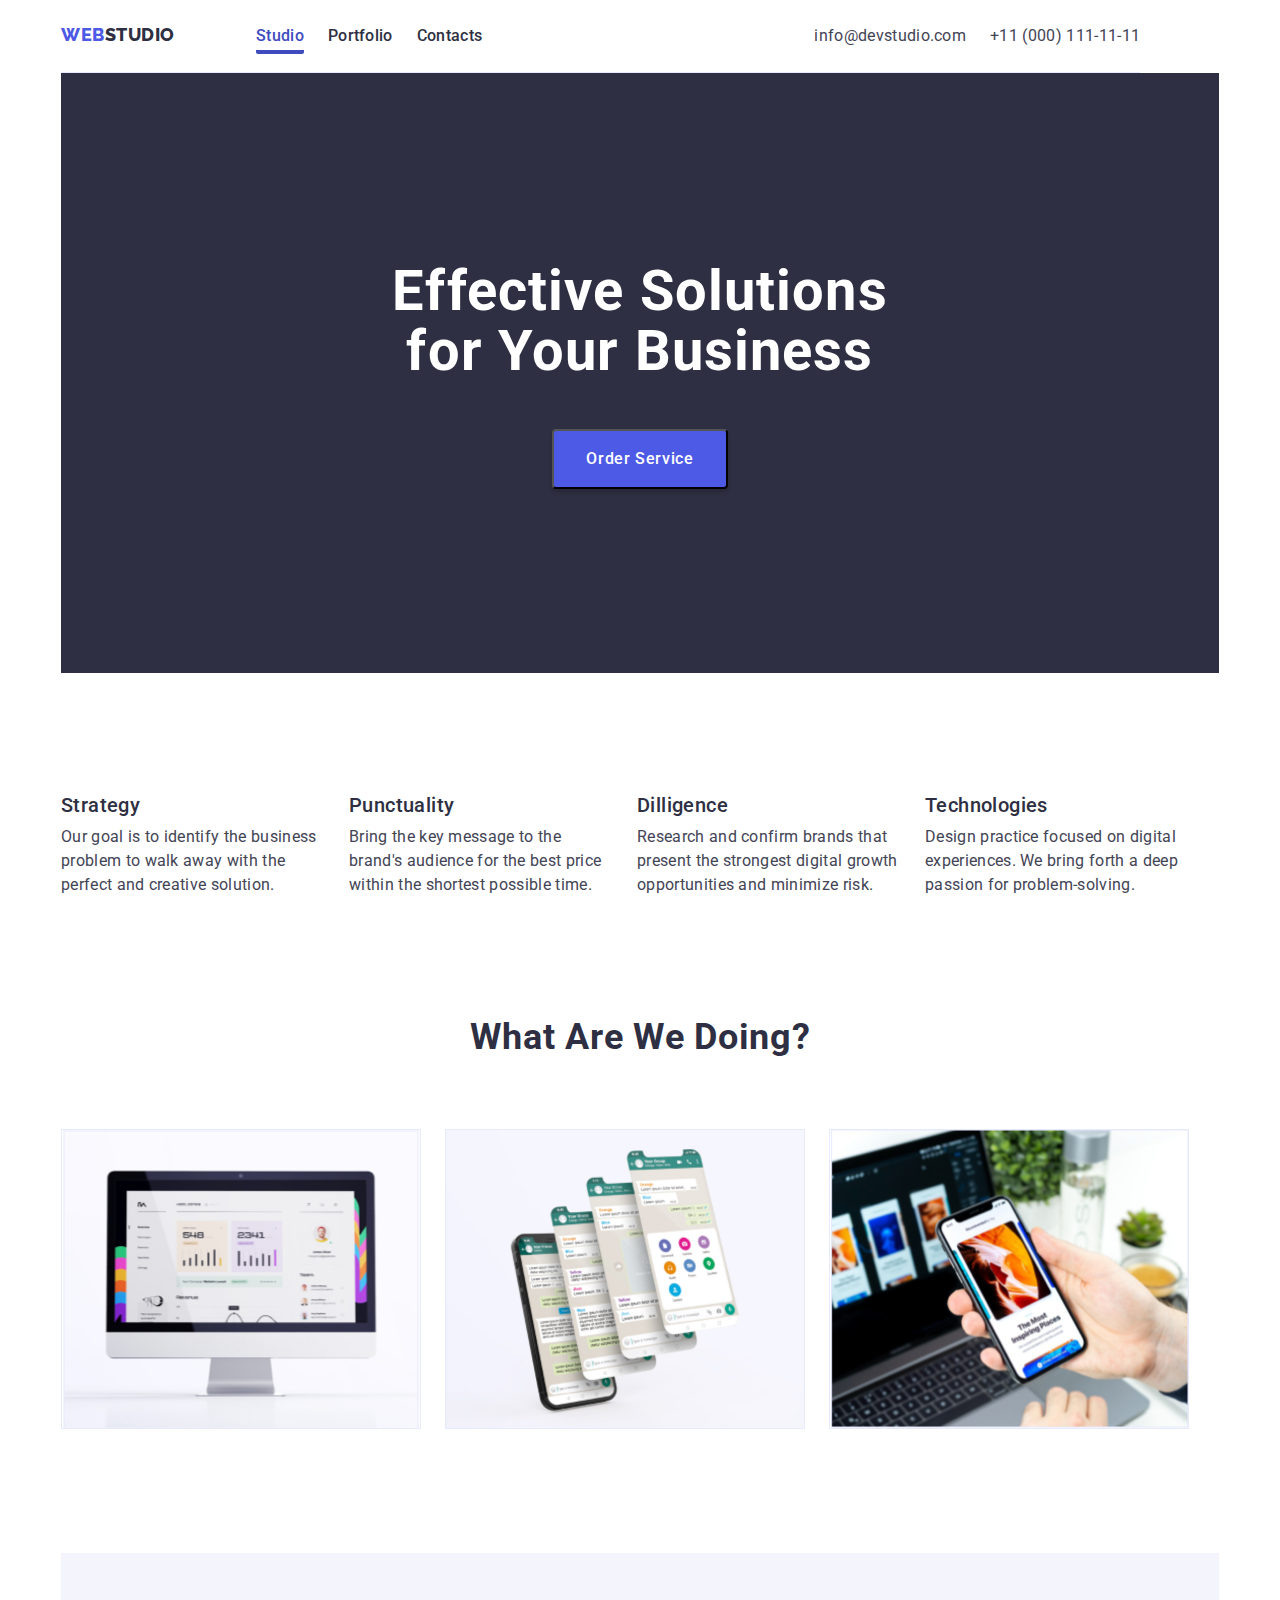
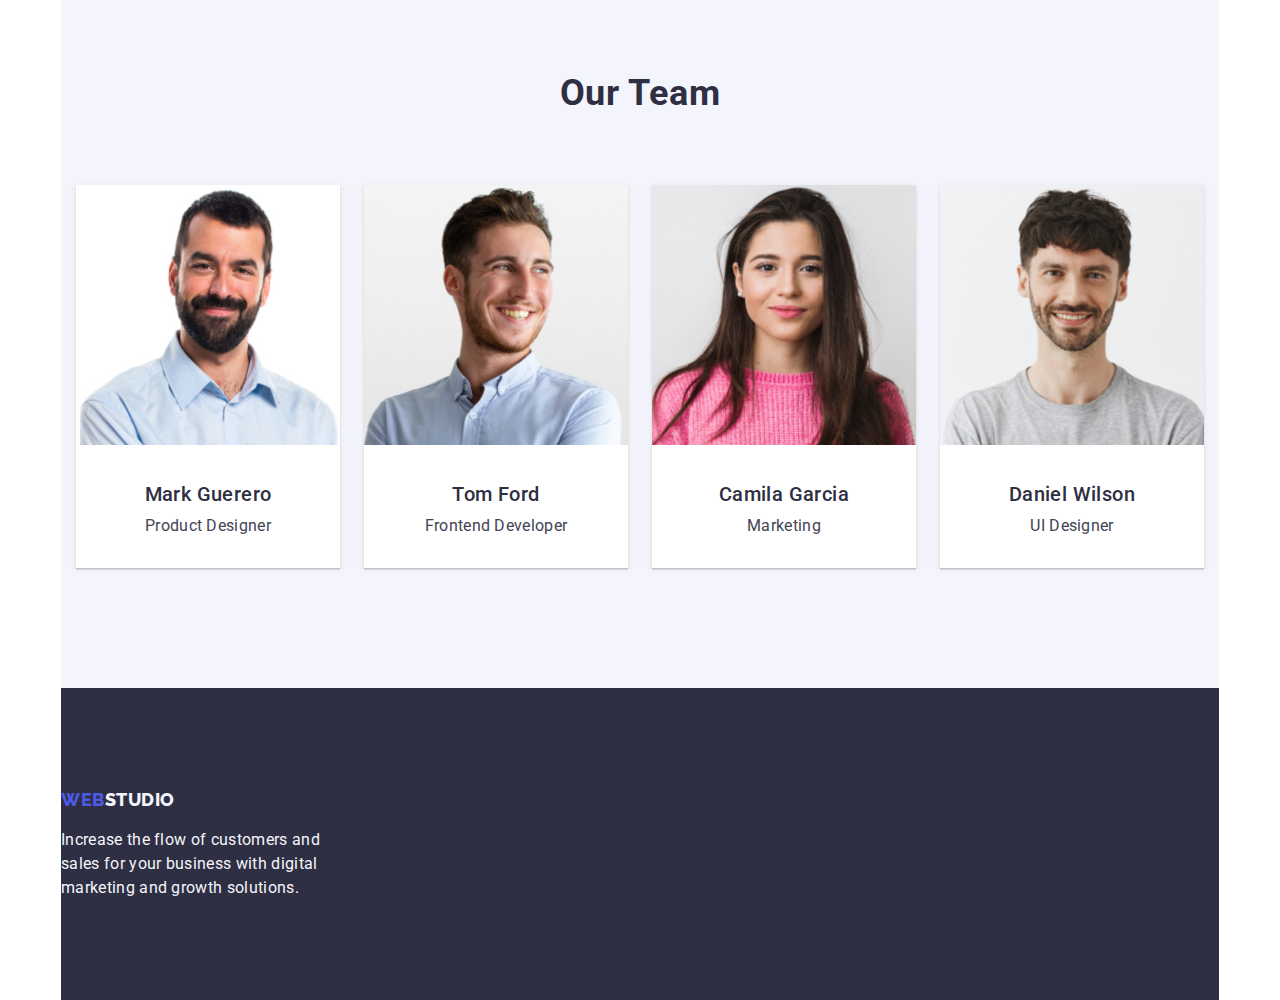
<file: index.html>
<!DOCTYPE html>
<html lang="en">

<head>
    <meta charset="UTF-8">
    <meta name="viewport" content="width=device-width, initial-scale=1.0">
    <title>Studio</title>
    <link rel="tag" href="Images">
    <link rel="stylesheet" href="css/modern-normalize.css">
    <link rel="stylesheet" href="css/style.css">
    <link rel="preconnect" href="https://fonts.googleapis.com">
    <link rel="preconnect" href="https://fonts.gstatic.com" crossorigin>
    <link href="https://fonts.googleapis.com/css2?family=Raleway:wght@800&family=Roboto:wght@400;500;700;900&display=swap" rel="stylesheet">
</head>

<body>
    <div class="container">
    <header class="top-line-bg" id="header-logo">
        <nav>
        <a class="logo" href="index.html"><span class="web-logo">WEB</span><span class="studio-logo">STUDIO</span></a>
            <ul class="menu-nav">
                <li><a class="menu-nav-link active" href="index.html">Studio</a></li>
                <li><a class="menu-nav-link" href="portfolio.html">Portfolio</a></li>
                <li><a class="menu-nav-link" href="">Contacts</a></li>
            </ul>
        </nav>
        <div>
            <ul class="contacts">
                <li><a class="contact-link" href="mailto:info@devstudio.com">info@devstudio.com</a></li>
                <li><a class="contact-link" href="tel:+110001111111">+11 (000) 111-11-11</a></li>
            </ul> 
        </div>
    </header>
    </div>
    <main>
            <section class="darkbg container">
            <div class="darkbg-area">
                <h1>Effective Solutions <br>for Your Business</h1>
                <button class="button-os" type="button"><span class="order-service">Order Service</span></button>
            </div>
            </section>
        <section class="container">
            <ul class="feature">
                    <li>
                        <h2>Strategy</h2>
                        <p class="feature-description">
                            Our goal is to identify the business problem to walk away with the perfect and creative
                            solution.
                        </p>
                    </li>
                    <li>
                        <h2>Punctuality</h2>
                        <p class="feature-description">
                            Bring the key message to the brand's audience for the best price within the shortest possible
                            time.
                        </p>
                    </li>
                    <li>
                        <h2>Dilligence</h2>
                        <p class="feature-description">
                            Research and confirm brands that present the strongest digital growth opportunities and minimize
                            risk.
                        </p>
                    </li>
                    <li>
                        <h2>Technologies</h2>
                        <p class="feature-description">
                            Design practice focused on digital experiences. We bring forth a deep passion for
                            problem-solving.
                        </p>
                    </li>
            </ul>
        </section>
        <section class="section container">
            <h2 class="section-2-header">What are we doing?</h2>
            <ul>
                <li>
                    <a href=""><img class="img123" src="Images/Pic1.jpg" alt="Interactive Dashboard" width="300px"
                            height="300px"></a>
                </li>
                <li>
                    <a href=""><img class="img123" src="Images/Pic2.jpg" alt="Messaging App" width="300px"
                            height="300px"></a>
                </li>
                <li>
                    <a href=""><img class="img123" src="Images/Pic3.jpg" alt="Mobile UI" width="300px"
                            height="300px"></a>
                </li>
            </ul>
        </section>
        <section class="section section-3 container">
            <h2 class="section-3-header">Our Team</h2>
            <div class="team-container">
            <ul class="teamcard">
                <li class="teamcards-group">
                    <a href=""><img class="image-team" src="Images/mark g.jpg" alt="Mark G. Error" width="264px" height="260px">
                    </a>
                        <h2 class="names">Mark Guerero</h2>
                        <p class="position">Product Designer</p>
                </li>
                <li class="teamcards-group">
                    <a href=""><img class="image-team" src="Images/tom f.jpg" alt="Tom F. Error" width="264px" height="260px">
                    </a>
                        <h2 class="names">Tom Ford</h2>
                        <p class="position">Frontend Developer</p>
                </li>
                <li class="teamcards-group">
                    <a href=""><img class="image-team" src="Images/camila g.jpg" alt="Camila G. Error" width="264px" height="260px"></a>
                        <h2 class="names">Camila Garcia</h2>
                        <p class="position">Marketing</p>
                </li>
                <li class="teamcards-group">
                    <a href=""><img class="image-team" src="Images/daniel w.jpg" alt="Daniel W. Error" width="264px" height="260px"></a>
                        <h2 class="names">Daniel Wilson</h2>
                        <p class="position">UI Designer</p>
                </li>
            </ul>
        </div>
        </section>
    </main>
    <footer class="footer-studio container">
        <div class="logo-footer">
        <a href="#header-logo"><span class="web-logo">WEB</span><span class="studio-logo-foot">STUDIO</span></a>
        <p class="footer-description">Increase the flow of customers and <br>sales for your business with digital <br>marketing
            and growth solutions.</p>
        </div>
    </footer>
</body>

</html>
</file>
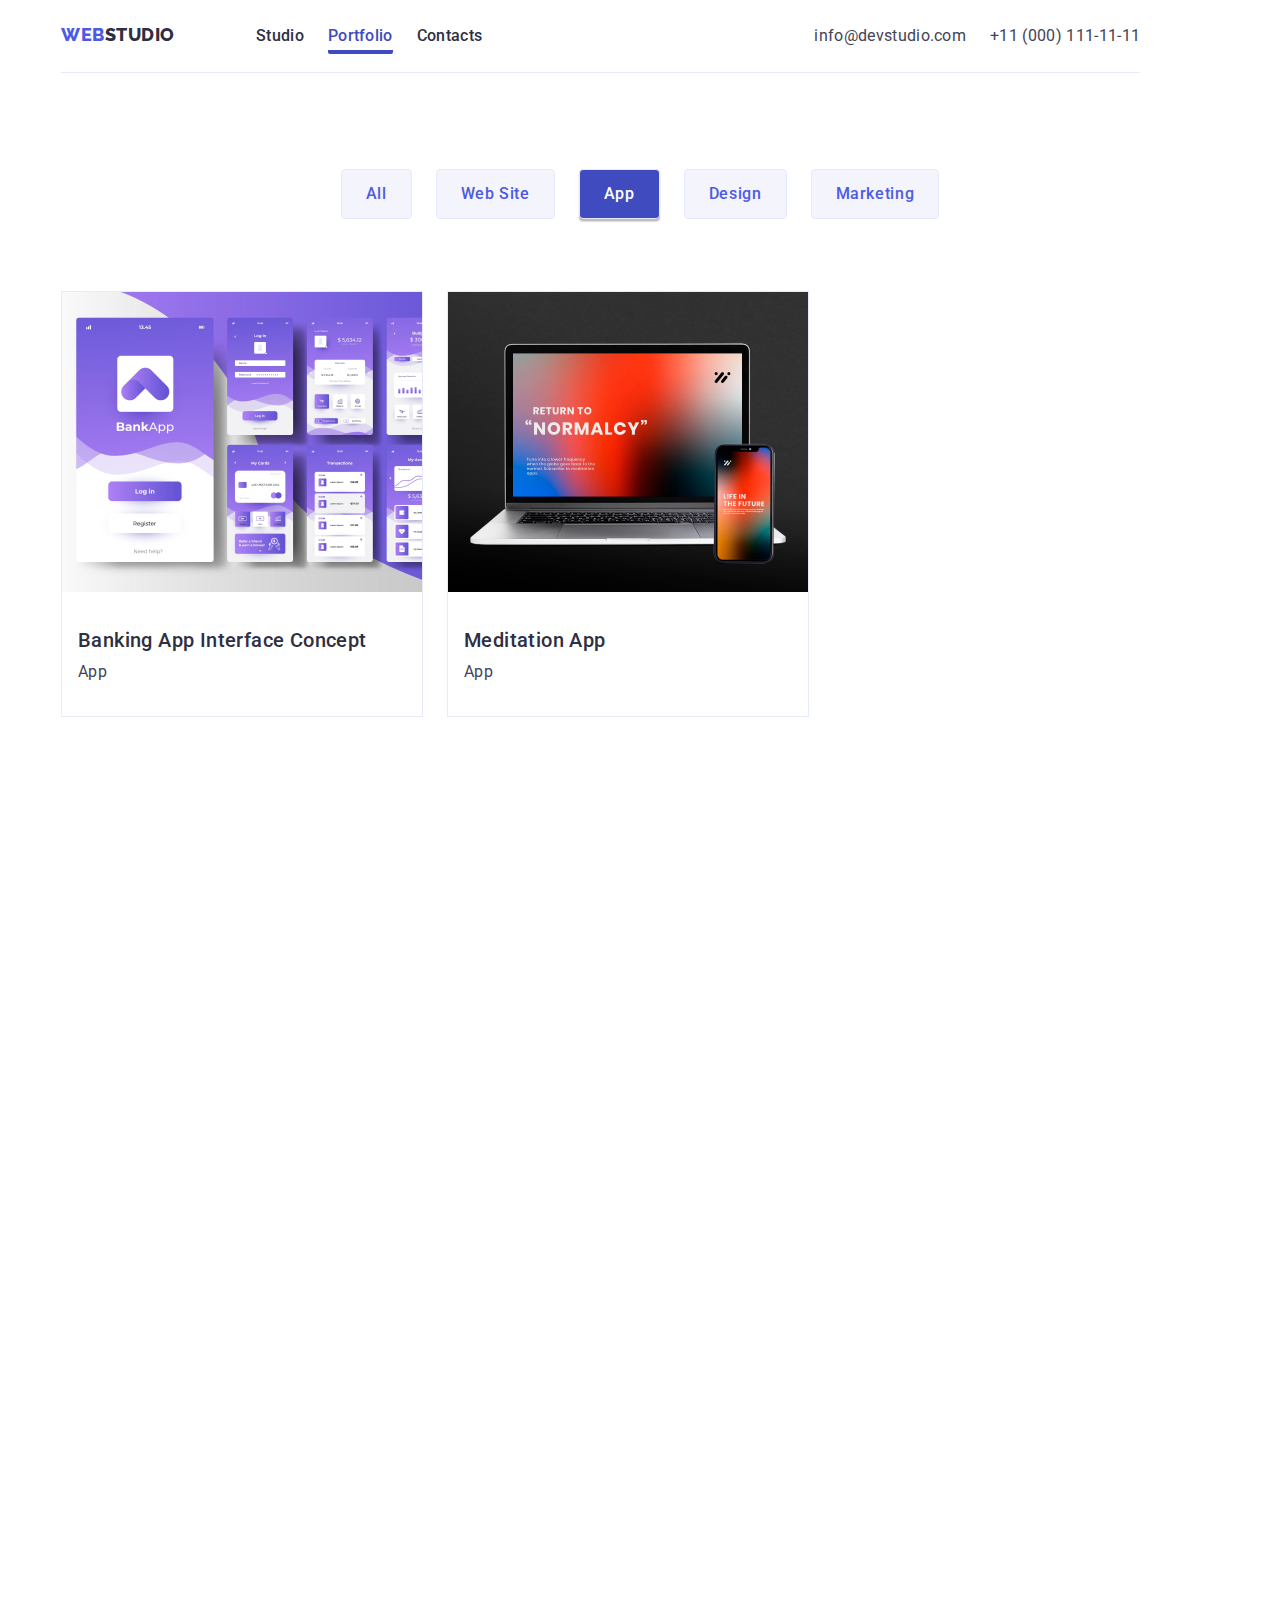
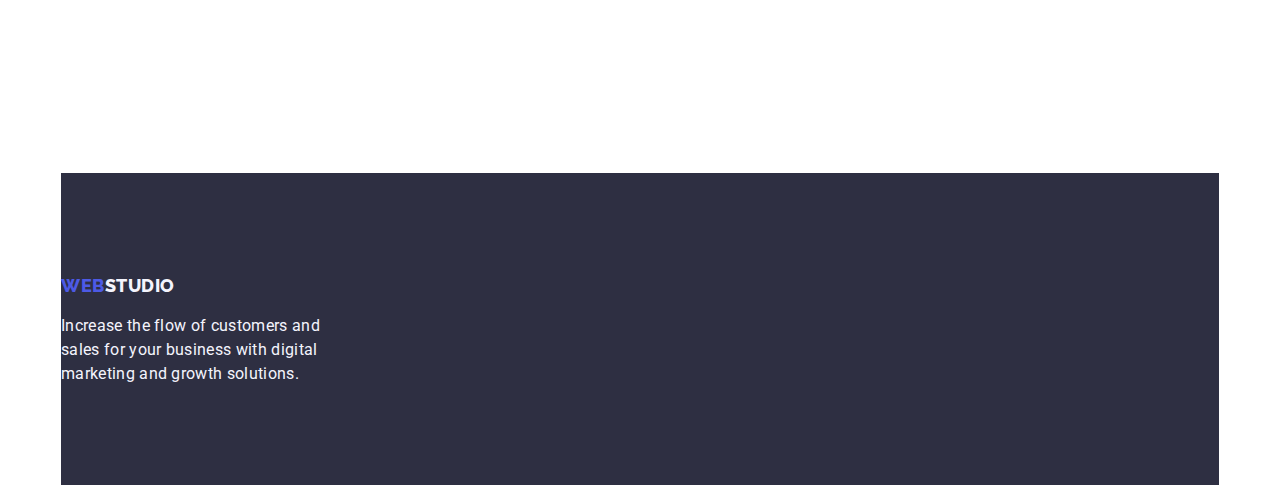
<file: filterapp.html>
<!DOCTYPE html>
<html lang="en">

<head>
    <meta charset="UTF-8">
    <meta name="viewport" content="width=device-width, initial-scale=1.0">
    <title>Studio</title>
    <link rel="tag" href="Images">
    <link rel="stylesheet" href="css/modern-normalize.css">
    <link rel="stylesheet" href="css/style.css">
    <link rel="preconnect" href="https://fonts.googleapis.com">
    <link rel="preconnect" href="https://fonts.gstatic.com" crossorigin>
    <link href="https://fonts.googleapis.com/css2?family=Raleway:wght@800&family=Roboto:wght@400;500;700;900&display=swap" rel="stylesheet">
</head>

<body>
    <div class="container">
        <header class="top-line-bg" id="header-logo">
            <nav>
            <a class="logo" href="index.html"><span class="web-logo">WEB</span><span class="studio-logo">STUDIO</span></a>
                <ul class="menu-nav">
                    <li><a class="menu-nav-link" href="index.html">Studio</a></li>
                    <li><a class="menu-nav-link active" href="portfolio.html">Portfolio</a></li>
                    <li><a class="menu-nav-link" href="">Contacts</a></li>
                </ul>
            </nav>
            <div>
                <ul class="contacts">
                    <li><a class="contact-link" href="mailto:info@devstudio.com">info@devstudio.com</a></li>
                    <li><a class="contact-link" href="tel:+110001111111">+11 (000) 111-11-11</a></li>
                </ul> 
            </div>
        </header>
        </div>
    <main>
        <section class="filters container">
            <ul>
                <li><a class="filter-btn" href="portfolio.html" type="button">All</a></li>
                <li><a class="filter-btn" href="filterwebsite.html" type="button">Web Site</a></li>
                <li><a class="filter-btn active-filter" href="filterapp.html" type="button">App</a></li>
                <li><a class="filter-btn" href="filterdesign.html" type="button">Design</a></li>
                <li><a class="filter-btn" href="filtermarketing.html" type="button">Marketing</a></li>
            </ul>
        </section>
        <section>
            <ul class="project-list">
                <!-- 1st row -->
                <div class="row-left container">
                    <div class="project-card">
                        <li><img src="Images/banking-app-interface.jpg" alt="Banking App Interface Concept"
                                width="360px" height="300px"></li>
                        <div class="card-content-proj">
                            <h2 class="project-header">Banking App Interface Concept</h2>
                            <p class="project-filter">App</p>
                        </div>
                    </div>
                    <div class="project-card">
                        <li><img src="Images/meditation-app.jpg" alt="Meditation App" width="360px" height="300px"></li>
                        <div class="card-content-proj">
                            <h2 class="project-header">Meditation App</h2>
                            <p class="project-filter">App</p>
                        </div>
                    </div>
                </div>
        </section>
    </main>
    <footer class="footer-studio container">
        <div class="logo-footer">
        <a href="#header-logo"><span class="web-logo">WEB</span><span class="studio-logo-foot">STUDIO</span></a>
        <p class="footer-description">Increase the flow of customers and <br>sales for your business with digital <br>marketing
            and growth solutions.</p>
        </div>
    </footer>
</body>

</html>
</file>
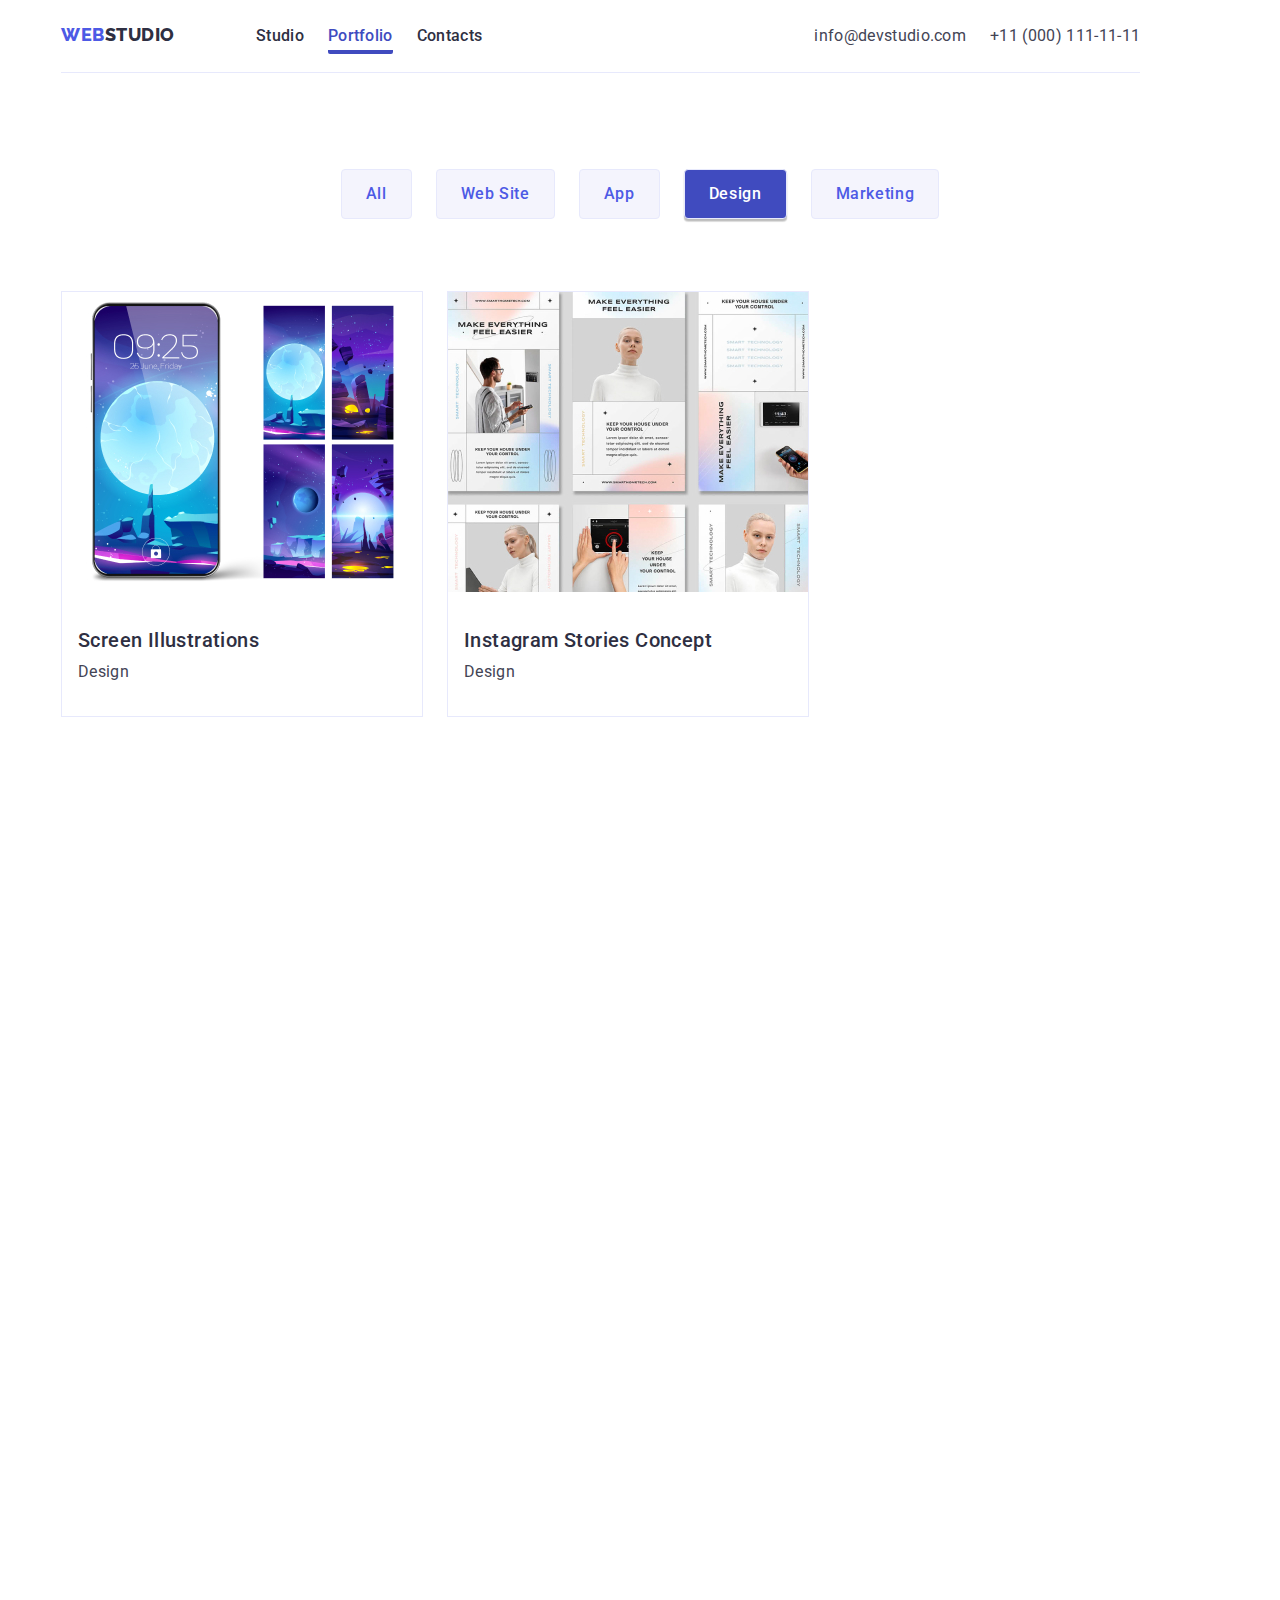
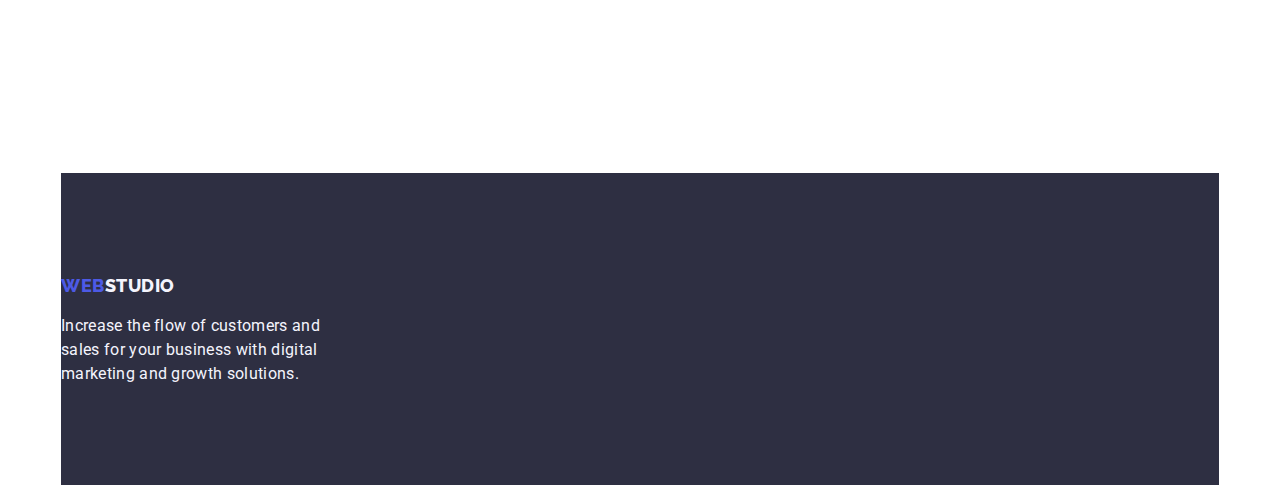
<file: filterdesign.html>
<!DOCTYPE html>
<html lang="en">

<head>
    <meta charset="UTF-8">
    <meta name="viewport" content="width=device-width, initial-scale=1.0">
    <title>Studio</title>
    <link rel="tag" href="Images">
    <link rel="stylesheet" href="css/modern-normalize.css">
    <link rel="stylesheet" href="css/style.css">
    <link rel="preconnect" href="https://fonts.googleapis.com">
    <link rel="preconnect" href="https://fonts.gstatic.com" crossorigin>
    <link href="https://fonts.googleapis.com/css2?family=Raleway:wght@800&family=Roboto:wght@400;500;700;900&display=swap" rel="stylesheet">
</head>

<body>
    <div class="container">
        <header class="top-line-bg" id="header-logo">
            <nav>
            <a class="logo" href="index.html"><span class="web-logo">WEB</span><span class="studio-logo">STUDIO</span></a>
                <ul class="menu-nav">
                    <li><a class="menu-nav-link" href="index.html">Studio</a></li>
                    <li><a class="menu-nav-link active" href="portfolio.html">Portfolio</a></li>
                    <li><a class="menu-nav-link" href="">Contacts</a></li>
                </ul>
            </nav>
            <div>
                <ul class="contacts">
                    <li><a class="contact-link" href="mailto:info@devstudio.com">info@devstudio.com</a></li>
                    <li><a class="contact-link" href="tel:+110001111111">+11 (000) 111-11-11</a></li>
                </ul> 
            </div>
        </header>
        </div>
    <main>
        <section class="filters container">
            <ul>
                <li><a class="filter-btn" href="portfolio.html" type="button">All</a></li>
                <li><a class="filter-btn" href="filterwebsite.html" type="button">Web Site</a></li>
                <li><a class="filter-btn" href="filterapp.html" type="button">App</a></li>
                <li><a class="filter-btn active-filter" href="filterdesign.html" type="button">Design</a></li>
                <li><a class="filter-btn" href="filtermarketing.html" type="button">Marketing</a></li>
            </ul>
        </section>
        <section>
            <ul class="project-list">
                <div class="row-left container">
                    <div class="project-card">
                        <li><img src="Images/screen-illustrations.jpg" alt="Screen Illustrations" width="360px"
                                height="300px"></li>
                        <div class="card-content-proj">
                            <h2 class="project-header">Screen Illustrations</h2>
                            <p class="project-filter">Design</p>
                        </div>
                    </div>
                    <div class="project-card">
                        <li><img src="Images/instagram-stories.jpg" alt="Instagram Stories Concept" width="360px"
                                height="300px"></li>
                        <div class="card-content-proj">
                            <h2 class="project-header">Instagram Stories Concept</h2>
                            <p class="project-filter">Design</p>
                        </div>
                    </div>
                </div>
            </ul>
        </section>
    </main>
    <footer class="footer-studio container">
        <div class="logo-footer">
        <a href="#header-logo"><span class="web-logo">WEB</span><span class="studio-logo-foot">STUDIO</span></a>
        <p class="footer-description">Increase the flow of customers and <br>sales for your business with digital <br>marketing
            and growth solutions.</p>
        </div>
    </footer>
</body>

</html>
</file>
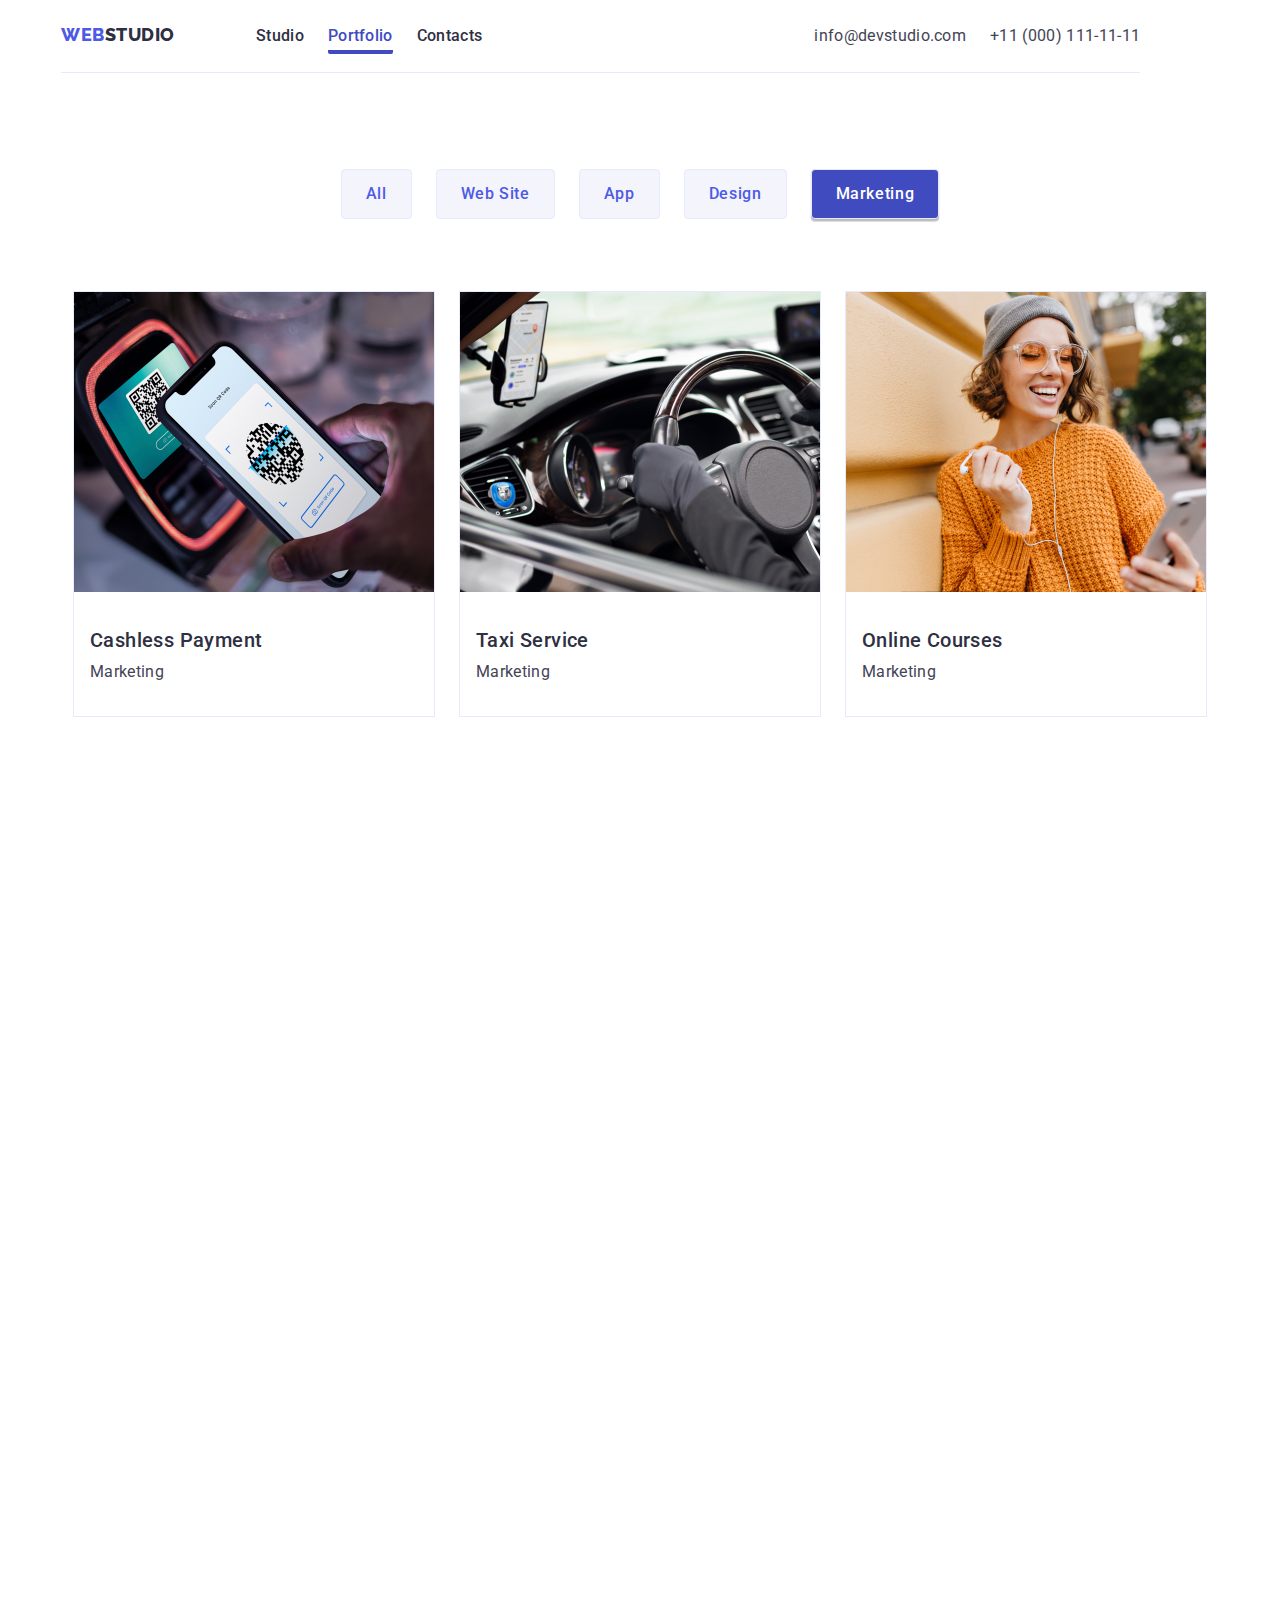
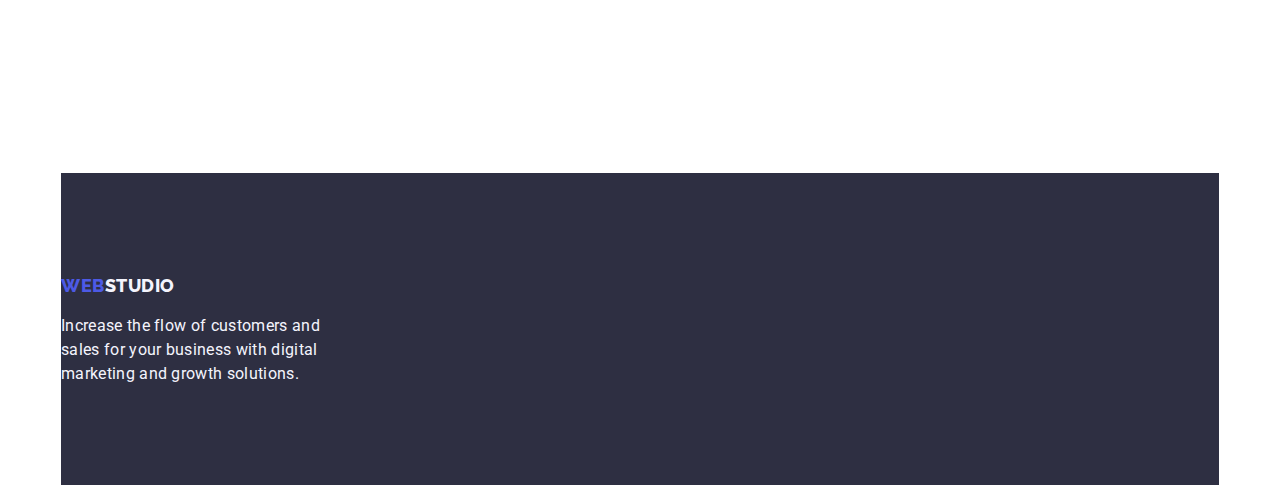
<file: filtermarketing.html>
<!DOCTYPE html>
<html lang="en">

<head>
    <meta charset="UTF-8">
    <meta name="viewport" content="width=device-width, initial-scale=1.0">
    <title>Studio</title>
    <link rel="tag" href="Images">
    <link rel="stylesheet" href="css/modern-normalize.css">
    <link rel="stylesheet" href="css/style.css">
    <link rel="preconnect" href="https://fonts.googleapis.com">
    <link rel="preconnect" href="https://fonts.gstatic.com" crossorigin>
    <link href="https://fonts.googleapis.com/css2?family=Raleway:wght@800&family=Roboto:wght@400;500;700;900&display=swap" rel="stylesheet">
</head>

<body>
    <div class="container">
        <header class="top-line-bg" id="header-logo">
            <nav>
            <a class="logo" href="index.html"><span class="web-logo">WEB</span><span class="studio-logo">STUDIO</span></a>
                <ul class="menu-nav">
                    <li><a class="menu-nav-link" href="index.html">Studio</a></li>
                    <li><a class="menu-nav-link active" href="portfolio.html">Portfolio</a></li>
                    <li><a class="menu-nav-link" href="">Contacts</a></li>
                </ul>
            </nav>
            <div>
                <ul class="contacts">
                    <li><a class="contact-link" href="mailto:info@devstudio.com">info@devstudio.com</a></li>
                    <li><a class="contact-link" href="tel:+110001111111">+11 (000) 111-11-11</a></li>
                </ul> 
            </div>
        </header>
        </div>
    <main>
        <section class="filters container">
            <ul>
                <li><a class="filter-btn" href="portfolio.html" type="button">All</a></li>
                <li><a class="filter-btn" href="filterwebsite.html" type="button">Web Site</a></li>
                <li><a class="filter-btn" href="filterapp.html" type="button">App</a></li>
                <li><a class="filter-btn" href="filterdesign.html" type="button">Design</a></li>
                <li><a class="filter-btn active-filter" href="filtermarketing.html" type="button">Marketing</a></li>
            </ul>
        </section>
        <section>
            <ul class="project-list">
                <!-- 1st row -->
                <div class="row-center container">
                    <div class="project-card">
                        <li><img src="Images/cashless-payment.jpg" alt="Cashless Payment" width="360px" height="300px">
                        </li>
                        <div class="card-content-proj">
                            <h2 class="project-header">Cashless Payment</h2>
                            <p class="project-filter">Marketing</p>
                        </div>
                    </div>
                    <div class="project-card">
                        <li><img src="Images/taxi-service.jpg" alt="Taxi Service" width="360px" height="300px"></li>
                        <div class="card-content-proj">
                            <h2 class="project-header">Taxi Service</h2>
                            <p class="project-filter">Marketing</p>
                        </div>
                    </div>
                    <div class="project-card">
                        <li><img src="Images/online-courses.jpg" alt="Online Courses" width="360px" height="300px"></li>
                        <div class="card-content-proj">
                            <h2 class="project-header">Online Courses</h2>
                            <p class="project-filter">Marketing</p>
                        </div>
                    </div>
                </div>
            </ul>
        </section>
    </main>
    <footer class="footer-studio container">
        <div class="logo-footer">
        <a href="#header-logo"><span class="web-logo">WEB</span><span class="studio-logo-foot">STUDIO</span></a>
        <p class="footer-description">Increase the flow of customers and <br>sales for your business with digital <br>marketing
            and growth solutions.</p>
        </div>
    </footer>
</body>

</html>
</file>
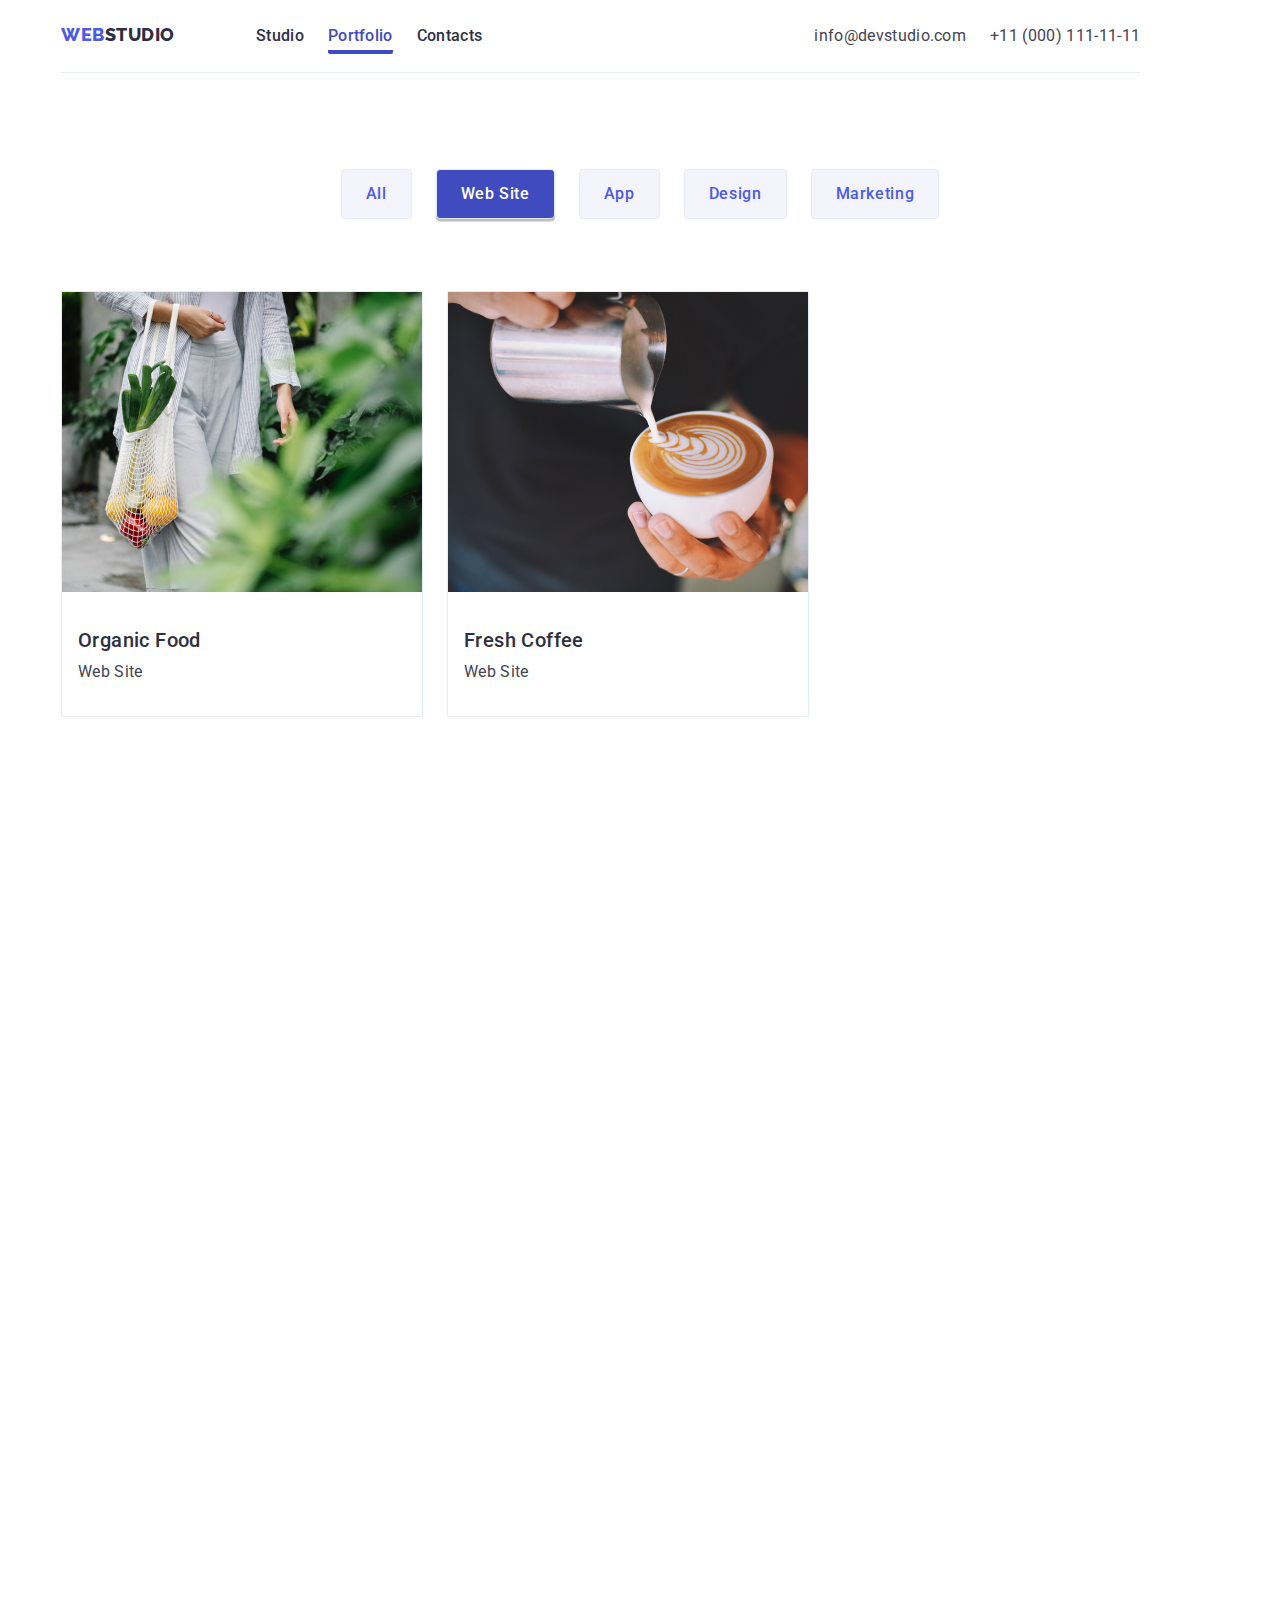
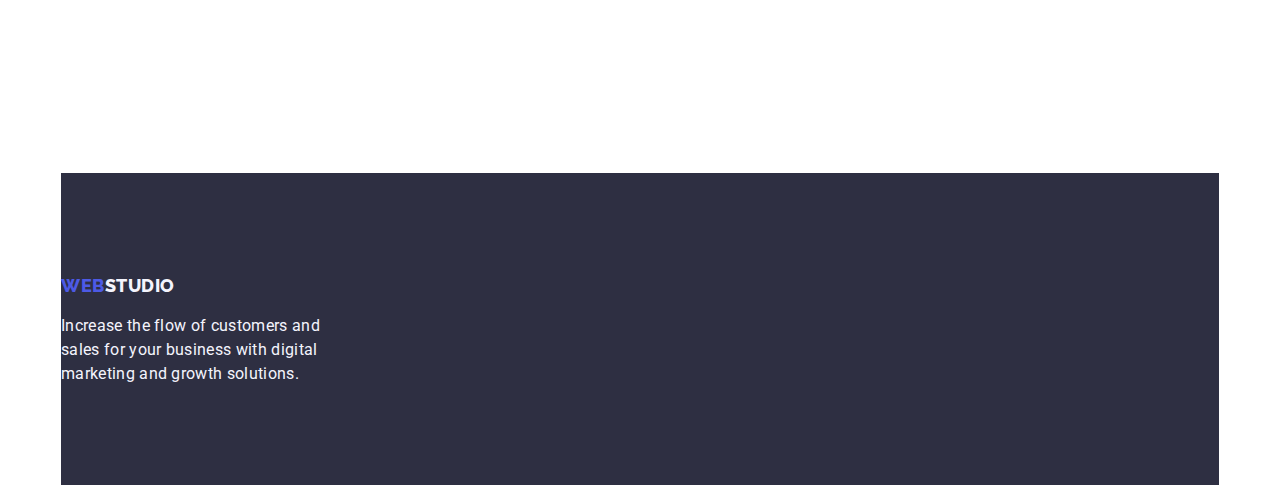
<file: filterwebsite.html>
<!DOCTYPE html>
<html lang="en">

<head>
    <meta charset="UTF-8">
    <meta name="viewport" content="width=device-width, initial-scale=1.0">
    <title>Studio</title>
    <link rel="tag" href="Images">
    <link rel="stylesheet" href="css/modern-normalize.css">
    <link rel="stylesheet" href="css/style.css">
    <link rel="preconnect" href="https://fonts.googleapis.com">
    <link rel="preconnect" href="https://fonts.gstatic.com" crossorigin>
    <link href="https://fonts.googleapis.com/css2?family=Raleway:wght@800&family=Roboto:wght@400;500;700;900&display=swap" rel="stylesheet">
</head>

<body>
    <div class="container">
        <header class="top-line-bg" id="header-logo">
            <nav>
            <a class="logo" href="index.html"><span class="web-logo">WEB</span><span class="studio-logo">STUDIO</span></a>
                <ul class="menu-nav">
                    <li><a class="menu-nav-link" href="index.html">Studio</a></li>
                    <li><a class="menu-nav-link active" href="portfolio.html">Portfolio</a></li>
                    <li><a class="menu-nav-link" href="">Contacts</a></li>
                </ul>
            </nav>
            <div>
                <ul class="contacts">
                    <li><a class="contact-link" href="mailto:info@devstudio.com">info@devstudio.com</a></li>
                    <li><a class="contact-link" href="tel:+110001111111">+11 (000) 111-11-11</a></li>
                </ul> 
            </div>
        </header>
        </div>
    <main>
        <section class="filters container">
            <ul>
                <li><a class="filter-btn" href="portfolio.html" type="button">All</a></li>
                <li><a class="filter-btn active-filter" href="filterwebsite.html" type="button">Web Site</a></li>
                <li><a class="filter-btn" href="filterapp.html" type="button">App</a></li>
                <li><a class="filter-btn" href="filterdesign.html" type="button">Design</a></li>
                <li><a class="filter-btn" href="filtermarketing.html" type="button">Marketing</a></li>
            </ul>
        </section>
        <section>
            <ul class="project-list">
                <div class="row-left container">
                    <div class="project-card">
                        <li><img src="Images/organic-food.jpg" alt="Organic Food" width="360px" height="300px"></li>
                        <div class="card-content-proj">
                            <h2 class="project-header">Organic Food</h2>
                            <p class="project-filter">Web Site</p>
                        </div>
                    </div>
                    <div class="project-card">
                        <li><img src="Images/fresh-coffee.jpg" alt="Fresh Coffee" width="360px" height="300px"></li>
                        <div class="card-content-proj">
                            <h2 class="project-header">Fresh Coffee</h2>
                            <p class="project-filter">Web Site</p>
                        </div>
                    </div>
                </div>
                </div>
            </ul>
        </section>
    </main>
    <footer class="footer-studio container">
        <div class="logo-footer">
        <a href="#header-logo"><span class="web-logo">WEB</span><span class="studio-logo-foot">STUDIO</span></a>
        <p class="footer-description">Increase the flow of customers and <br>sales for your business with digital <br>marketing
            and growth solutions.</p>
        </div>
    </footer>
</body>

</html>
</file>
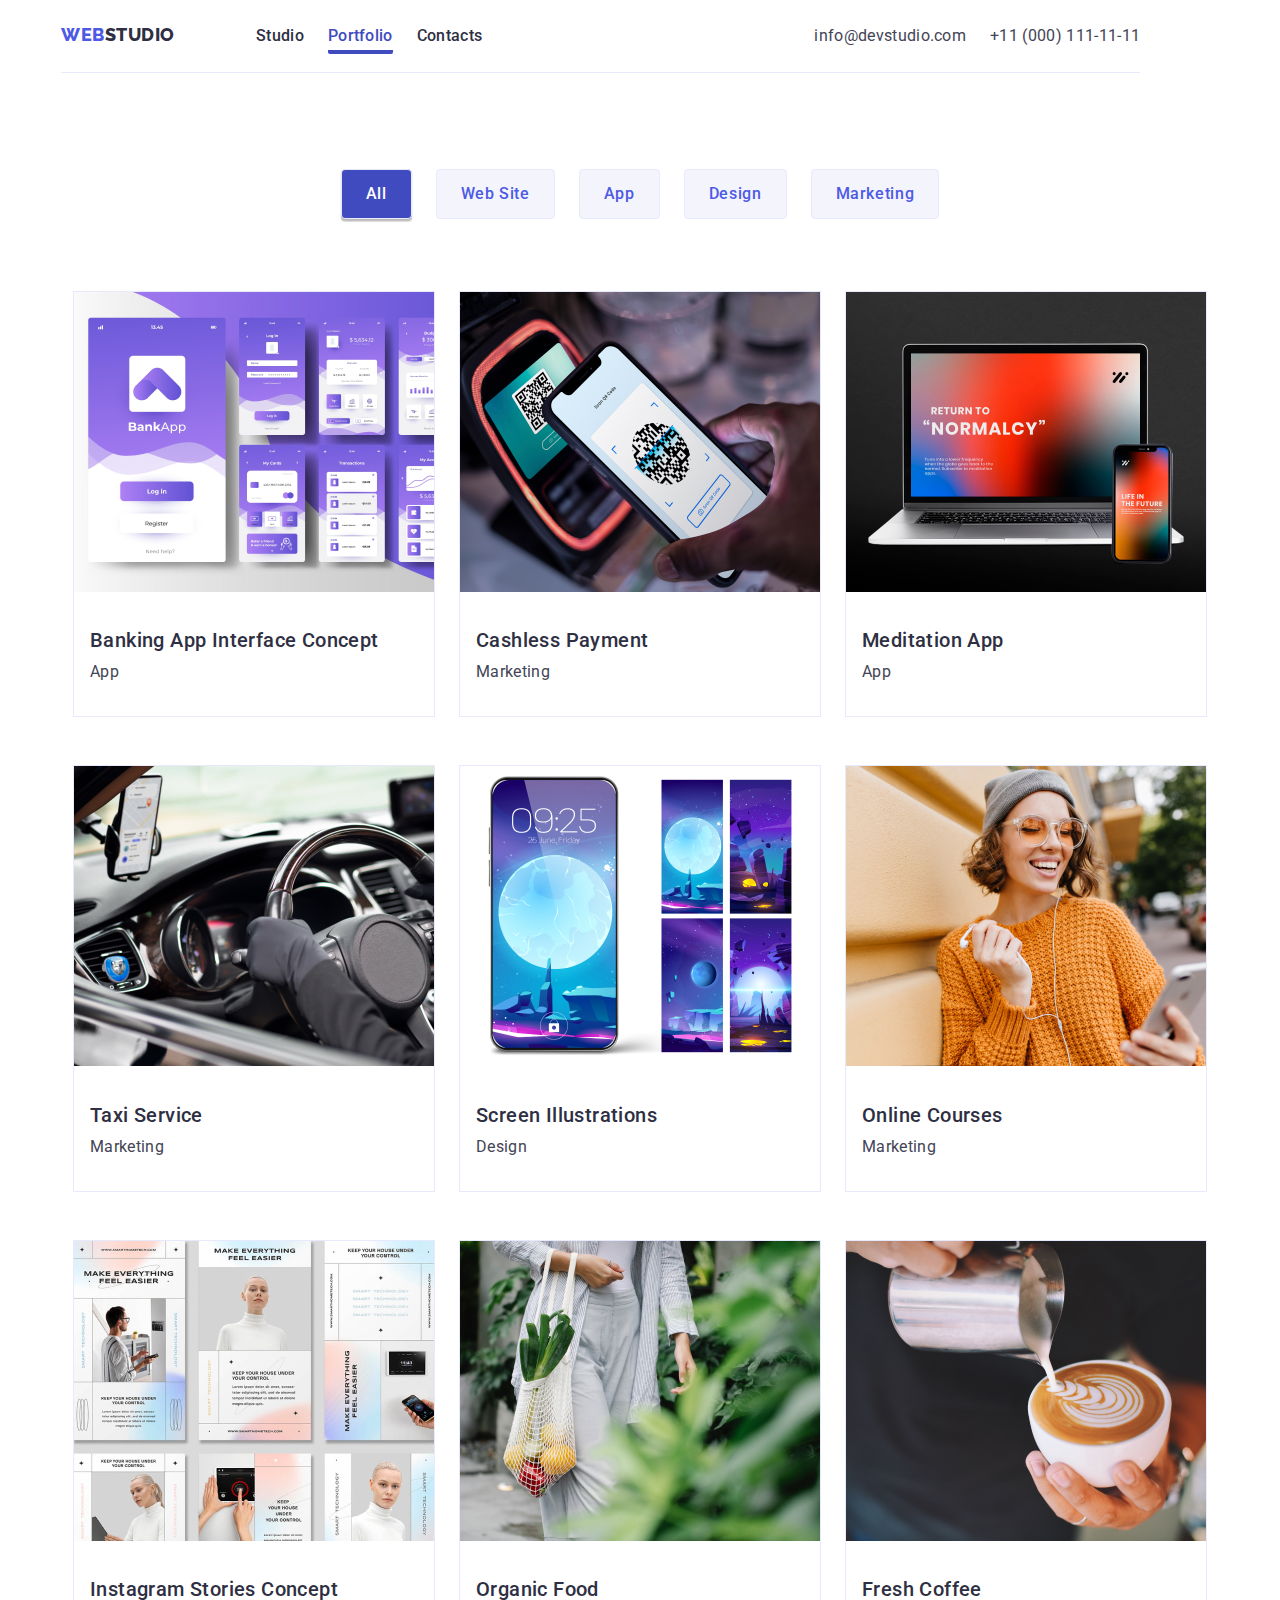
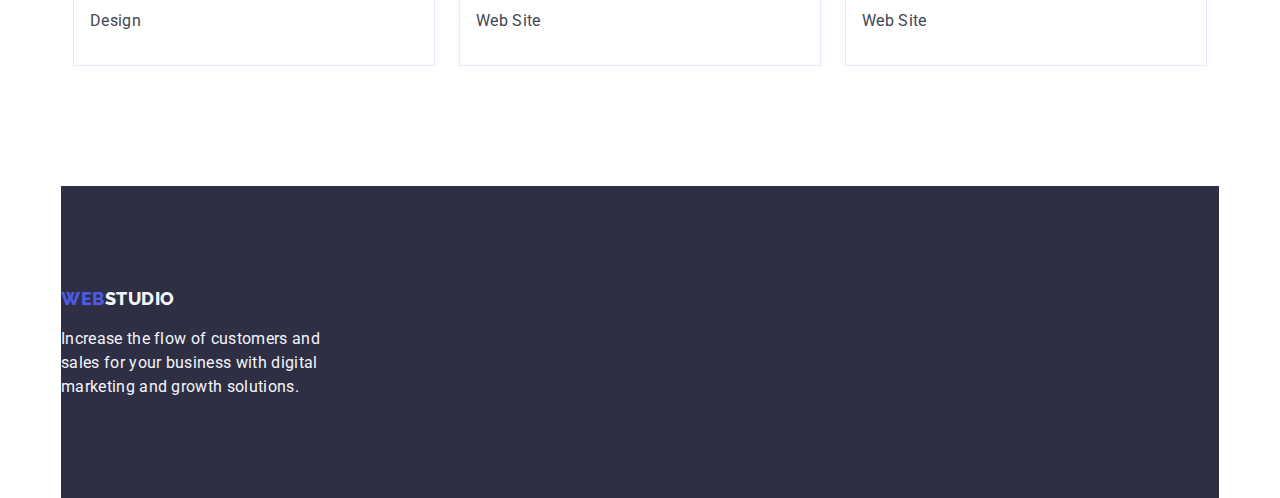
<file: portfolio.html>
<!DOCTYPE html>
<html lang="en">

<head>
    <meta charset="UTF-8">
    <meta name="viewport" content="width=device-width, initial-scale=1.0">
    <title>Studio</title>
    <link rel="tag" href="Images">
    <link rel="stylesheet" href="css/modern-normalize.css">
    <link rel="stylesheet" href="css/style.css">
    <link rel="preconnect" href="https://fonts.googleapis.com">
    <link rel="preconnect" href="https://fonts.gstatic.com" crossorigin>
    <link href="https://fonts.googleapis.com/css2?family=Raleway:wght@800&family=Roboto:wght@400;500;700;900&display=swap" rel="stylesheet">
</head>

<body>
    <div class="container">
        <header class="top-line-bg" id="header-logo">
            <nav>
            <a class="logo" href="index.html"><span class="web-logo">WEB</span><span class="studio-logo">STUDIO</span></a>
                <ul class="menu-nav">
                    <li><a class="menu-nav-link" href="index.html">Studio</a></li>
                    <li><a class="menu-nav-link active" href="portfolio.html">Portfolio</a></li>
                    <li><a class="menu-nav-link" href="">Contacts</a></li>
                </ul>
            </nav>
            <div>
                <ul class="contacts">
                    <li><a class="contact-link" href="mailto:info@devstudio.com">info@devstudio.com</a></li>
                    <li><a class="contact-link" href="tel:+110001111111">+11 (000) 111-11-11</a></li>
                </ul> 
            </div>
        </header>
        </div>
    <main>
        <section class="filters container">
            <ul>
                <li><a class="filter-btn active-filter" href="portfolio.html" type="button">All</a></li>
                <li><a class="filter-btn" href="filterwebsite.html" type="button">Web Site</a></li>
                <li><a class="filter-btn" href="filterapp.html" type="button">App</a></li>
                <li><a class="filter-btn" href="filterdesign.html" type="button">Design</a></li>
                <li><a class="filter-btn" href="filtermarketing.html" type="button">Marketing</a></li>
            </ul>
        </section>
        <section>
            <ul class="project-list">
                <!-- 1st row -->
                <div class="row container">
                    <div class="project-card">
                        <li><img src="Images/banking-app-interface.jpg" alt="Banking App Interface Concept"
                                width="360px" height="300px"></li>
                        <div class="card-content-proj">
                            <h2 class="project-header">Banking App Interface Concept</h2>
                            <p class="project-filter">App</p>
                        </div>
                    </div>
                    <div class="project-card">
                        <li><img src="Images/cashless-payment.jpg" alt="Cashless Payment" width="360px" height="300px">
                        </li>
                        <div class="card-content-proj">
                            <h2 class="project-header">Cashless Payment</h2>
                            <p class="project-filter">Marketing</p>
                        </div>
                    </div>
                    <div class="project-card">
                        <li><img src="Images/meditation-app.jpg" alt="Meditation App" width="360px" height="300px"></li>
                        <div class="card-content-proj">
                            <h2 class="project-header">Meditation App</h2>
                            <p class="project-filter">App</p>
                        </div>
                    </div>
                </div>
                <!-- 2nd row -->
                <div class="row2 container">
                    <div class="project-card">
                        <li><img src="Images/taxi-service.jpg" alt="Taxi Service" width="360px" height="300px"></li>
                        <div class="card-content-proj">
                            <h2 class="project-header">Taxi Service</h2>
                            <p class="project-filter">Marketing</p>
                        </div>
                    </div>
                    <div class="project-card">
                        <li><img src="Images/screen-illustrations.jpg" alt="Screen Illustrations" width="360px"
                                height="300px"></li>
                        <div class="card-content-proj">
                            <h2 class="project-header">Screen Illustrations</h2>
                            <p class="project-filter">Design</p>
                        </div>
                    </div>
                    <div class="project-card">
                        <li><img src="Images/online-courses.jpg" alt="Online Courses" width="360px" height="300px"></li>
                        <div class="card-content-proj">
                            <h2 class="project-header">Online Courses</h2>
                            <p class="project-filter">Marketing</p>
                        </div>
                    </div>
                </div>
                <!-- 3rd row -->
                <div class="row3 container">
                    <div class="project-card">
                        <li><img src="Images/instagram-stories.jpg" alt="Instagram Stories Concept" width="360px"
                                height="300px"></li>
                        <div class="card-content-proj">
                            <h2 class="project-header">Instagram Stories Concept</h2>
                            <p class="project-filter">Design</p>
                        </div>
                    </div>
                    <div class="project-card">
                        <li><img src="Images/organic-food.jpg" alt="Organic Food" width="360px" height="300px"></li>
                        <div class="card-content-proj">
                            <h2 class="project-header">Organic Food</h2>
                            <p class="project-filter">Web Site</p>
                        </div>
                    </div>
                    <div class="project-card">
                        <li><img src="Images/fresh-coffee.jpg" alt="Fresh Coffee" width="360px" height="300px"></li>
                        <div class="card-content-proj">
                            <h2 class="project-header">Fresh Coffee</h2>
                            <p class="project-filter">Web Site</p>
                        </div>
                    </div>
                </div>
                </div>
            </ul>
        </section>
    </main>
    <footer class="footer-studio container">
        <div class="logo-footer">
        <a href="#header-logo"><span class="web-logo">WEB</span><span class="studio-logo-foot">STUDIO</span></a>
        <p class="footer-description">Increase the flow of customers and <br>sales for your business with digital <br>marketing
            and growth solutions.</p>
        </div>
    </footer>
</body>

</html>
</file>
<file: css/style.css>
/*start of top line */
:root { --SLATE: #434455;
    --CORNFLOWER: #E7E9FC;
    --WHITE: #FFF;
    --IRIS: #4D5AE5;
    --NAVY-BLUE: #2E2F42;
    --OCEAN: #404BBF;
    --CLOUD: #F4F4FD;
}

ul {
    list-style-type: none;
    display: inline-flex;
    gap: 24px;
    padding: 0px;
    margin: 0 auto;
}

 p {
    color: var(--SLATE);
    /* Body */
    font-family: Roboto;
    font-size: 16px;
    font-style: normal;
    font-weight: 400;
    line-height: 24px; /* 150% */
    letter-spacing: 0.32px;
 }

 a {
    text-decoration: none;
 }

.container {
    max-width: 1158px;
    margin: 0 auto;
}
.section {
    padding-top: 120px;
    padding-bottom: 120px;
    margin: 0 auto;
}

h2 {
    margin: 0 auto;
    color: var(--NAVY-BLUE);
    /* Header 3 */
    font-family: Roboto;
    font-size: 20px;
    font-style: normal;
    font-weight: 500;
    line-height: 24px;
    /* 120% */
    letter-spacing: 0.4px;
}

.top-line-bg {
    display: inline-flex;
    align-items: center;
    border-bottom: 1px solid var(--CORNFLOWER);
    background: var(--WHITE);
}

.logo {
    margin-right: 76px;
    margin-top: 24px;
    margin-bottom: 24px;
    /* margin-left: 156px; should be*/
}

.web-logo {
    color: var(--IRIS);
    font-family: Raleway;
    font-size: 18px;
    font-style: normal;
    font-weight: 800;
    line-height: 21px;
    /* 116.667% */
    letter-spacing: 0.54px;
    text-transform: uppercase;
}

.studio-logo {
    color: var(--NAVY-BLUE);
    font-family: Raleway;
    font-size: 18px;
    font-style: normal;
    font-weight: 800;
    line-height: 21px;
    /* 116.667% */
    letter-spacing: 0.54px;
    text-transform: uppercase;
}

.menu-nav {
    margin-top: 24px;
    margin-bottom: 24px;
    margin-right: 332px;
}

.menu-nav-link {
    color: var(--NAVY-BLUE);
    /* Body Medium */
    font-family: Roboto;
    font-size: 16px;
    font-style: normal;
    font-weight: 500;
    line-height: 24px;
    /* 150% */
    letter-spacing: 0.32px;
}

.menu-nav-link:active,
.active,
.menu-nav-link:hover {
    color: var(--OCEAN);
    /* Body Medium */
    font-family: Roboto;
    font-size: 16px;
    font-style: normal;
    font-weight: 500;
    line-height: 24px;
    /* 150% */
    letter-spacing: 0.32px;
    padding-bottom: 5px;
    border-bottom: 4px solid var(--OCEAN);
    border-radius: 2px;
}

.contacts {
    margin-top: 24px;
    margin-bottom: 24px;
   /* margin-right: 156px; should have*/
}

.contact-link {
    color: var(--SLATE);
    /* Body */
    font-family: Roboto;
    font-size: 16px;
    font-style: normal;
    font-weight: 400;
    line-height: 24px;
    /* 150% */
    letter-spacing: 0.32px;
}

.contact-link:active,
.contact-link:hover {
    color: var(--OCEAN);
    /* Body */
    font-family: Roboto;
    font-size: 16px;
    font-style: normal;
    font-weight: 400;
    line-height: 24px;
    /* 150% */
    letter-spacing: 0.32px;
}

/* end of top line */
/* ----------------------------------------------------------------------------- */
/* start of Effective solutions and Order service button */
.darkbg {
    height: 600px; 
    background: var(--NAVY-BLUE);
    text-align: center;
    display: flex;
    justify-content: center;
    flex-shrink: 0;
}

h1 {
    padding-top: 188px;
    padding-bottom: 48px;
    margin: auto;
    color: var(--WHITE);
    /* Header 1 */
    font-family: Roboto;
    font-size: 56px;
    font-style: normal;
    font-weight: 700;
    line-height: 60px;
    /* 107.143% */
    letter-spacing: 1.12px;
}

.button-os {
    margin-bottom: 188px;
    padding: 16px 32px;
    border-radius: 4px;
    background: var(--IRIS);
    box-shadow: 0px 4px 4px 0px rgba(0, 0, 0, 0.15);
}

.button-os:hover {
    padding: 16px 32px;
    border-radius: 4px;
    background: var(--OCEAN);
    box-shadow: 0px 4px 4px 0px rgba(0, 0, 0, 0.15);
}

.order-service {
    color: var(--WHITE);
    /* Button Text */
    font-family: Roboto;
    font-size: 16px;
    font-style: normal;
    font-weight: 500;
    line-height: 24px;
    /* 150% */
    letter-spacing: 0.64px;
}

/* End of Effective solutions and Order service button */
/* -------------------------------------------------------------------------------------- */
/* Start of Section 1 */
.feature {
    margin-top: 120px;
    margin-bottom: 0;
    margin-left: auto;
    margin-right: auto;
}
.feature-description {
    width: 264px;
    margin-top: 8px;
    margin-bottom: 0;
}


/* End of Section 1 */
/* ------------------------------------------------------------------------------------------------------- */
/* Start of Section 2 */

.section-2-header {
    margin: 0 auto;
    margin-bottom: 72px;
    color: var(--NAVY-BLUE);
    text-align: center;
    /* Header 2 */
    font-family: Roboto;
    font-size: 36px;
    font-style: normal;
    font-weight: 700;
    line-height: 40px;
    /* 111.111% */
    letter-spacing: 0.72px;
    text-transform: capitalize;
}

.img123 {
    width: 360px;
    height: 300px;
    border: 1px solid var(--CORNFLOWER);
    background: lightgray -72.845px -19px / 144.444% 112.667% no-repeat;
}

/* End of Section 2 */
/* ------------------------------------------------------------------------------------------------------- */
/* Start of Section 3 */
.section-3 {
    background: var(--CLOUD);
}
.team-container {
    text-align: center;
}

.section-3-header {
    margin: 0 auto;
    margin-bottom: 72px;
    color: var(--NAVY-BLUE);
    text-align: center;
    /* Header 2 */
    font-family: Roboto;
    font-size: 36px;
    font-style: normal;
    font-weight: 700;
    line-height: 40px;
    /* 111.111% */
    letter-spacing: 0.72px;
    text-transform: capitalize;
}


.teamcards-group {
    background: var(--WHITE);
    box-shadow: 0px 2px 1px 0px rgba(46, 47, 66, 0.08), 0px 1px 1px 0px rgba(46, 47, 66, 0.16), 0px 1px 6px 0px rgba(46, 47, 66, 0.08);

}

.image-team {
    max-width: 264px;
    max-height: 260px;
}

.names {
    padding-top: 32px;
    text-align: center;
}
.position {
    margin: 0 auto;
    padding-top: 8px;
    padding-bottom: 30px;
    text-align: center;
}

/* End of Section 3 */
/* ------------------------------------------------------------------------------------------------------- */
/* Start of Footer */
.footer-studio {
    min-height: 312px;
    background: var(--NAVY-BLUE);
    padding-top: 101.5px;
} 
.logo-footer {
    /* margin-left: 156px; */
}
.studio-logo-foot {
    color: var(--CLOUD);
    font-family: Raleway;
    font-size: 18px;
    font-style: normal;
    font-weight: 800;
    line-height: 21px;
    /* 116.667% */
    letter-spacing: 0.54px;
    text-transform: uppercase;
}

.footer-description {
    margin-top: 17.5px;
    color: var(--CLOUD);
  }

/* End of Footer */
/* ------------------------------------------------------------------------------------------------------- */
/* Portfolio Styling */
/* Start of Filter buttons */
.filters {
   padding-top: 96px;
    text-align: center;
}


.filter-btn {
    text-decoration: none;
    color: var(--IRIS);
    text-align: center;
    /* Button Text */
    font-family: Roboto;
    font-size: 16px;
    font-style: normal;
    font-weight: 500;
    line-height: 24px;
    /* 150% */
    letter-spacing: 0.64px;
    display: flex;
    padding: 12px 24px;
    justify-content: center;
    align-items: center;
    border-radius: 4px;
    border: 1px solid var(--CORNFLOWER);
    background: var(--CLOUD);
}

.active-filter,
.filter-btn:hover,
.filter-btn:active {
    text-decoration: none;
    color: var(--WHITE);
    text-align: center;
    /* Button Text */
    font-family: Roboto;
    font-size: 16px;
    font-style: normal;
    font-weight: 500;
    line-height: 24px;
    /* 150% */
    letter-spacing: 0.64px;
    display: flex;
    padding: 12px 24px;
    justify-content: center;
    align-items: center;
    border-radius: 4px;
    background: var(--OCEAN);
    box-shadow: 0px 2px 2px 0px rgba(0, 0, 0, 0.12), 0px 2px 1px 0px rgba(0, 0, 0, 0.08), 0px 3px 1px 0px rgba(0, 0, 0, 0.10);
}

/* End of Filter buttons */
/* ------------------------------------------------------------------------------------------------------- */
.project-list {
    display: block;
}

.row {
    padding-top: 72px;
    justify-content: center;
    display: flex;
    align-items: center;
    flex-shrink: 0;
    gap: 24px;
}
.row2 {
    padding-top: 48px;
    justify-content: center;
    display: flex;
    align-items: center;
    flex-shrink: 0;
    gap: 24px;
}
.row3 {
    padding-top: 48px;
    padding-bottom: 120px;
    justify-content: center;
    display: flex;
    align-items: center;
    flex-shrink: 0;
    gap: 24px;
}
.row-left {
    padding-top: 72px;
    padding-bottom: 1056px;
    justify-content: left;
    display: flex;
    flex-shrink: 0;
    gap: 24px;
}
.row-center {
    padding-top: 72px;
    padding-bottom: 1056px;
    justify-content: center;
    display: flex;
    align-items: center;
    flex-shrink: 0;
    gap: 24px;
}
.project-card {
    border: 1px solid var(--CORNFLOWER);
    background: var(--WHITE);
}

.card-content-proj {
    padding: 32px 16px 32px 16px;
}

.project-header {
    color: var(--NAVY-BLUE);
    /* Header 3 */
    font-family: Roboto;
    font-size: 20px;
    font-style: normal;
    font-weight: 500;
    line-height: 24px;
    /* 120% */
    letter-spacing: 0.4px;
}

.project-filter {
    margin: 0 auto;
    padding-top: 8px;
    color: var(--SLATE);
    /* Body */
    font-family: Roboto;
    font-size: 16px;
    font-style: normal;
    font-weight: 400;
    line-height: 24px;
    /* 150% */
    letter-spacing: 0.32px;
}
</file>
